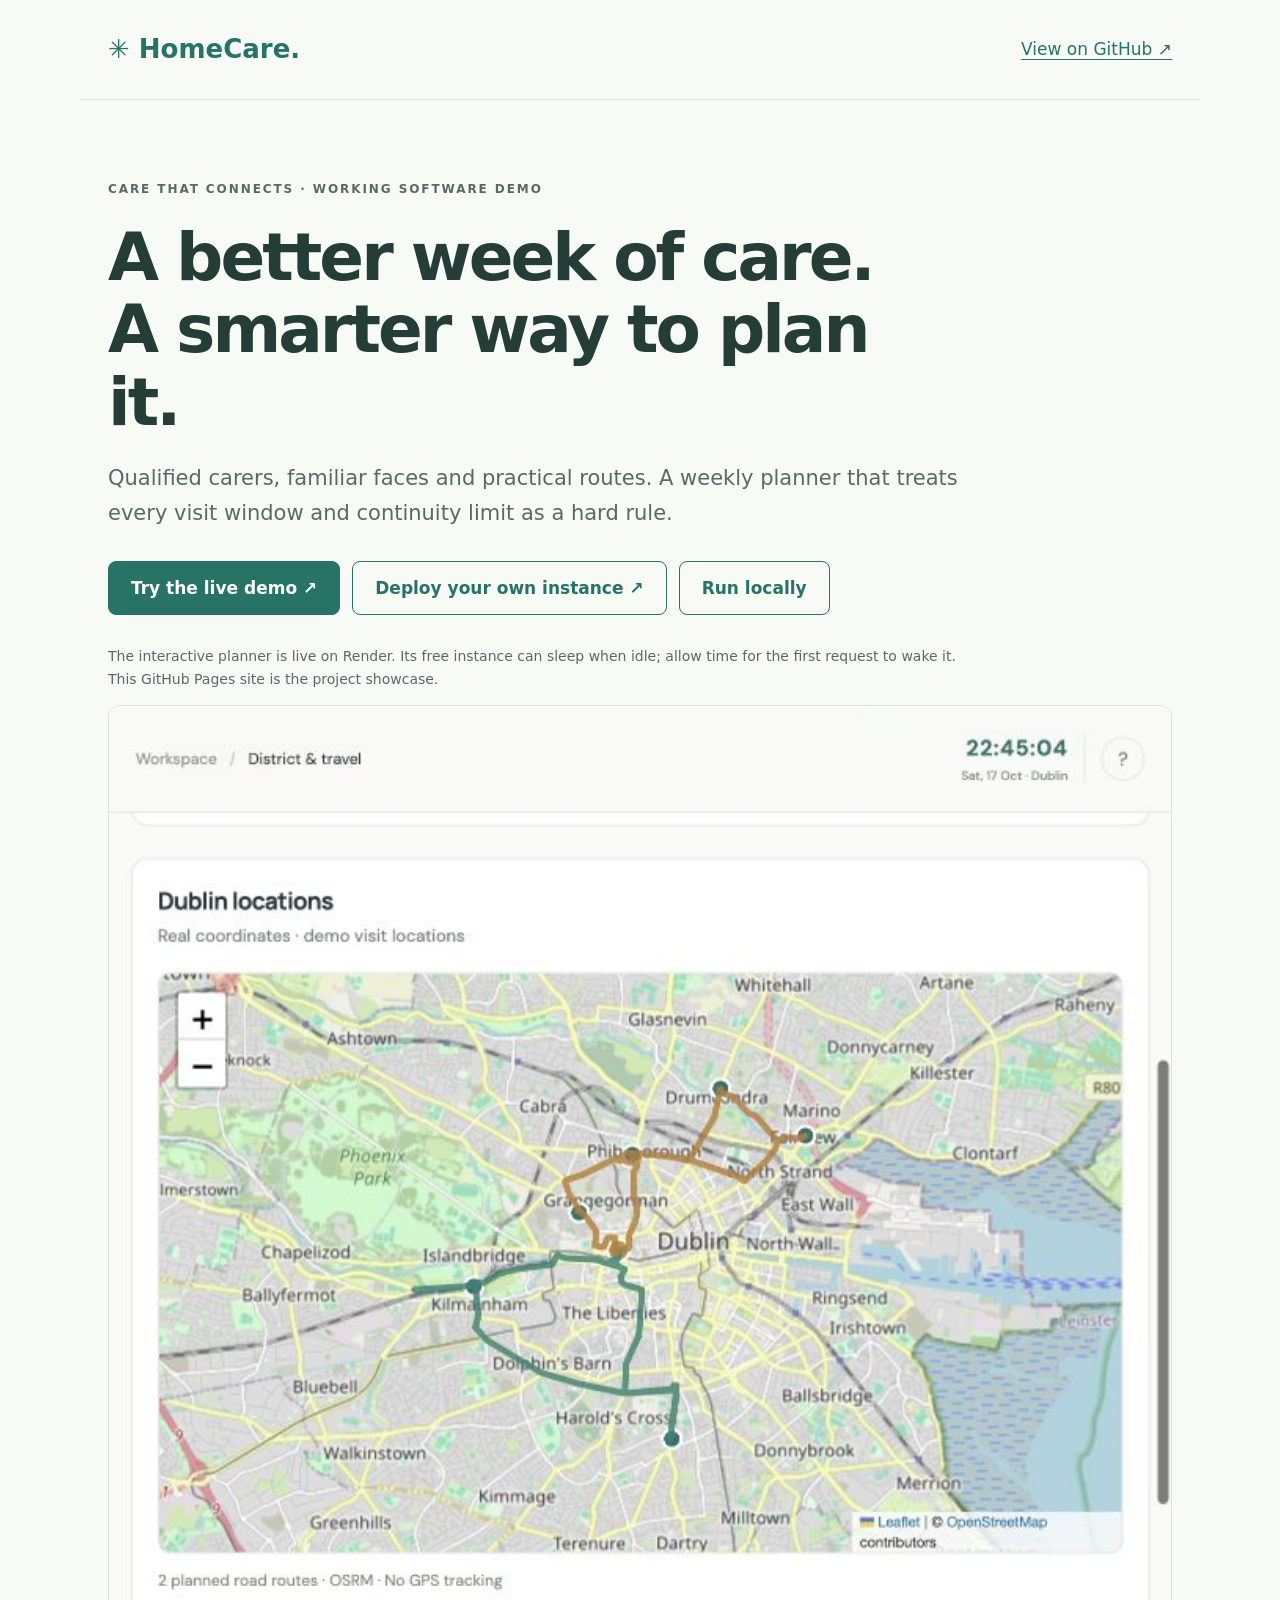
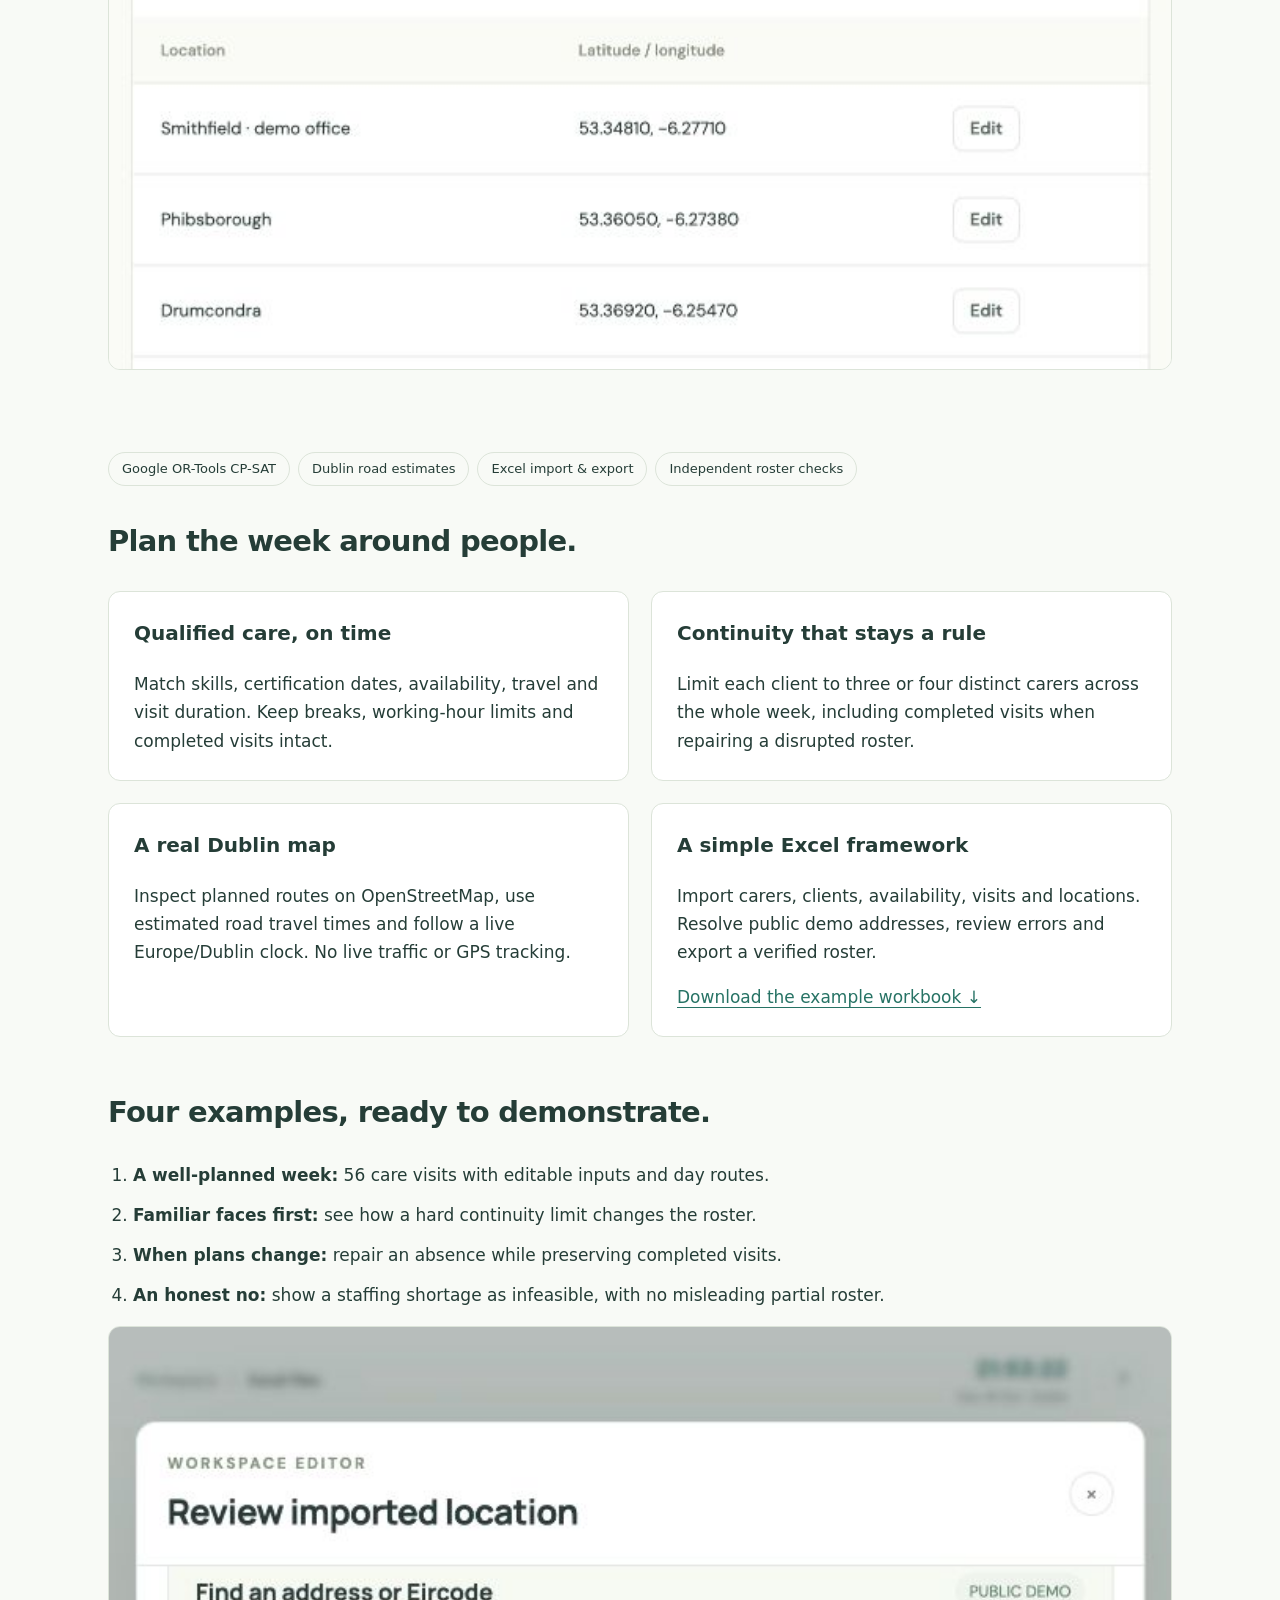
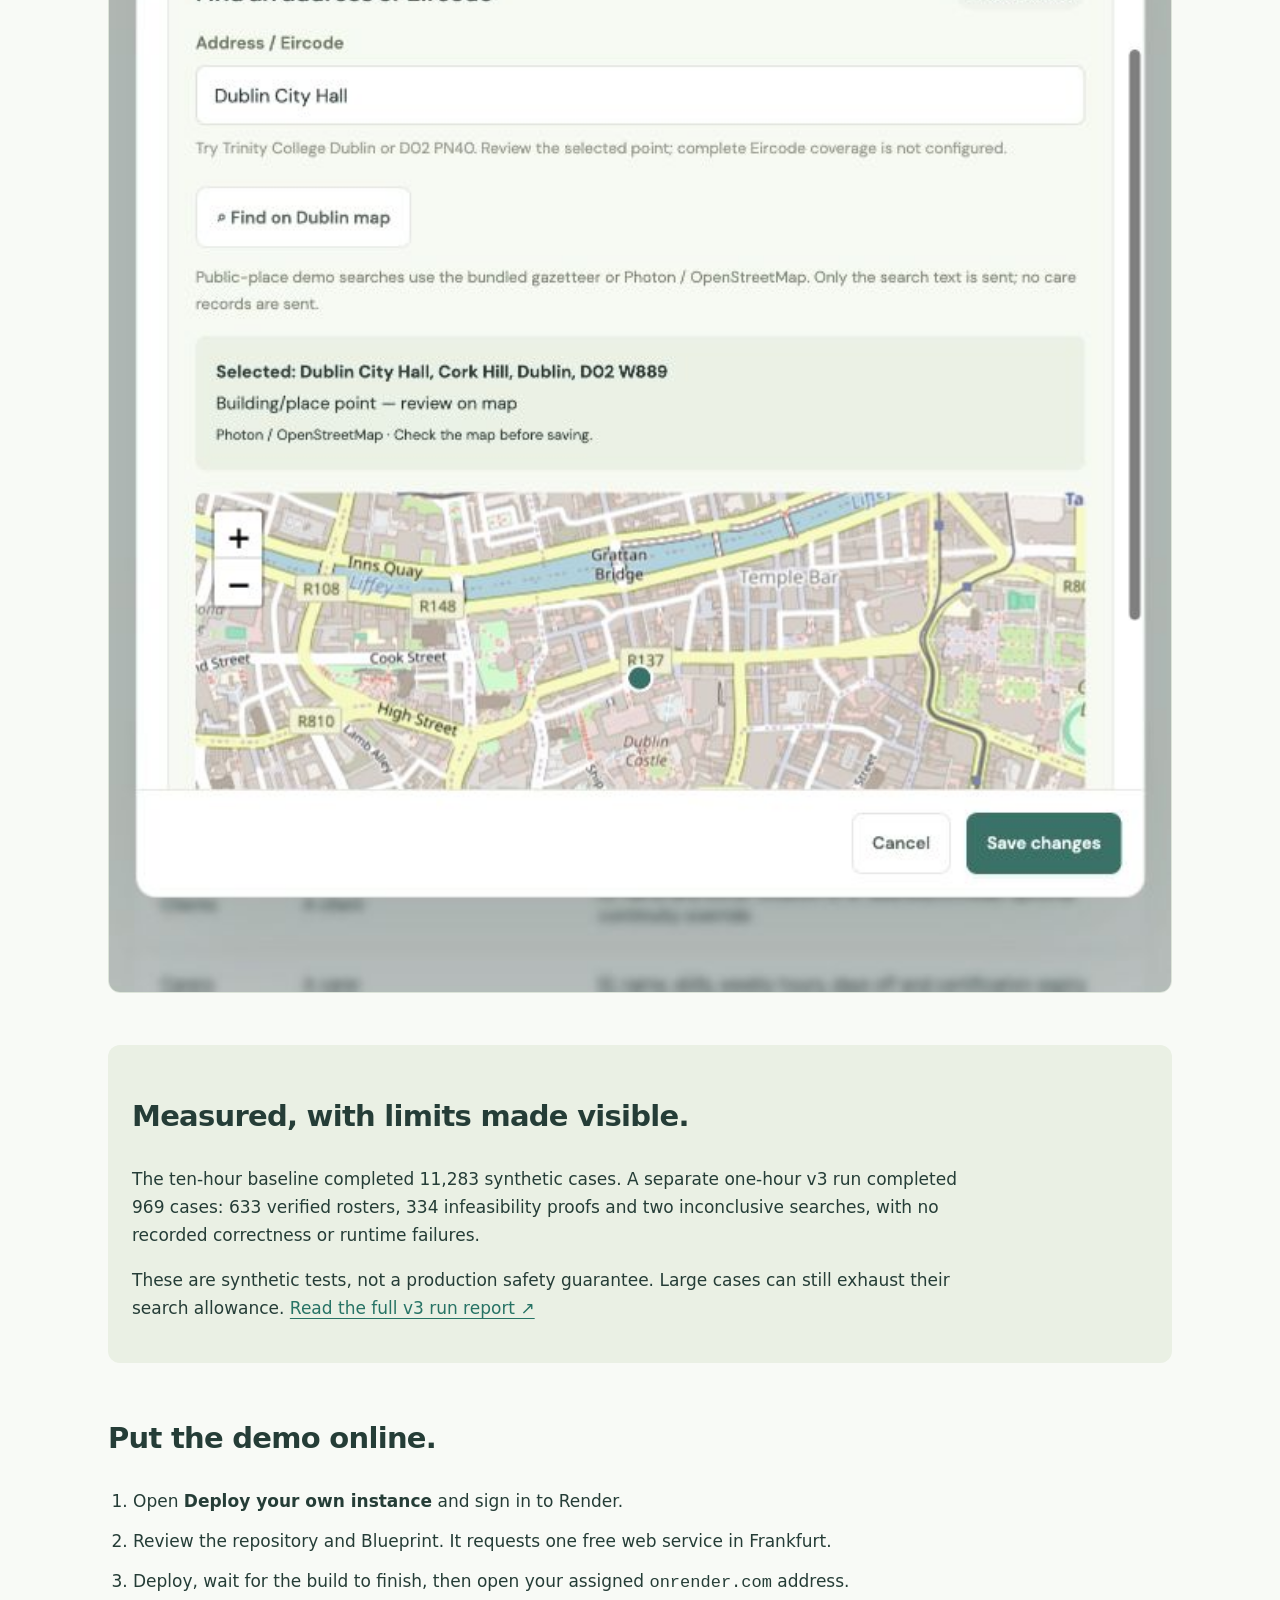
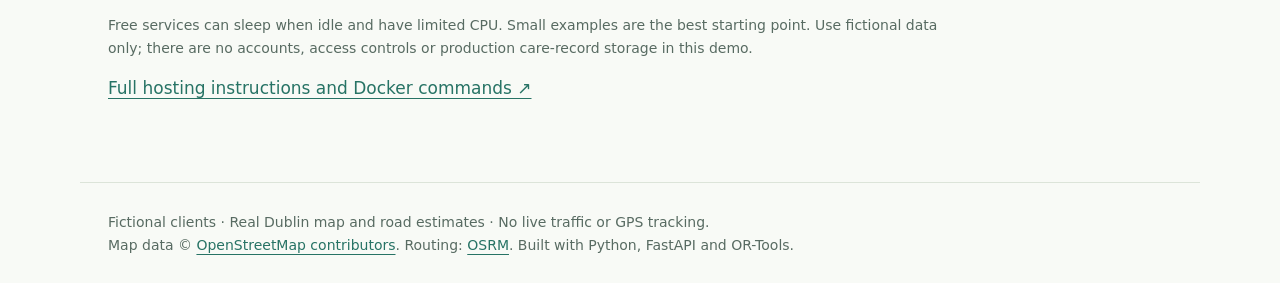
<file: docs/index.html>
<!doctype html>
<html lang="en">
<head>
  <meta charset="utf-8"><meta name="viewport" content="width=device-width, initial-scale=1">
  <title>HomeCare — scheduling demo</title>
  <meta name="description" content="A working homecare scheduling demo with OR-Tools, a Dublin map, continuity of care and Excel workflows.">
  <style>
    :root{color-scheme:light;--ink:#253d37;--muted:#586b62;--paper:#f8faf6;--green:#277365;--line:#dce4d9}*{box-sizing:border-box}body{margin:0;background:var(--paper);color:var(--ink);font:17px/1.65 system-ui,sans-serif}main,header,footer{max-width:1120px;margin:auto;padding:28px}header{display:flex;justify-content:space-between;align-items:center;border-bottom:1px solid var(--line)}a{color:var(--green);text-underline-offset:4px}a:focus-visible{outline:3px solid #ba7c24;outline-offset:4px}.brand{font-size:26px;font-weight:750;text-decoration:none}.eyebrow{text-transform:uppercase;letter-spacing:.16em;font-size:12px;font-weight:700;color:var(--muted)}h1{font-size:clamp(38px,6vw,66px);line-height:1.1;letter-spacing:-.045em;max-width:830px;margin:22px 0}h2{font-size:29px;letter-spacing:-.025em}h3{font-size:20px}p{max-width:850px}.lead{font-size:21px;color:var(--muted)}.buttons{display:flex;flex-wrap:wrap;gap:12px;margin:30px 0}.button{display:inline-block;border:1px solid var(--green);border-radius:8px;padding:12px 22px;text-decoration:none;font-weight:650}.primary{background:var(--green);color:white}.hero{padding:52px 0 30px}.note{font-size:14px;color:var(--muted)}.screenshot{width:100%;height:auto;border:1px solid var(--line);border-radius:12px;display:block;background:white}.grid{display:grid;grid-template-columns:repeat(2,minmax(0,1fr));gap:22px;margin:26px 0}.card{border:1px solid var(--line);border-radius:12px;padding:25px;background:white}.card h3{margin-top:0}.card p:last-child{margin-bottom:0}section{margin-bottom:52px}.steps{padding-left:25px}.steps li{margin:12px 0}.callout{background:#eaf0e4;border-radius:12px;padding:24px}.pill{display:inline-block;font-size:13px;border:1px solid var(--line);border-radius:30px;padding:5px 13px;margin:0 8px 8px 0}footer{border-top:1px solid var(--line);font-size:14px;color:var(--muted)}@media(max-width:650px){.grid{grid-template-columns:1fr}header,main,footer{padding:20px}header{gap:16px}.hero{padding-top:28px}}
  </style>
</head>
<body>
  <header><a class="brand" href="./">✳ HomeCare.</a><a href="https://github.com/BoredDuffa/homecare-demo">View on GitHub ↗</a></header>
  <main>
    <section class="hero">
      <div class="eyebrow">Care that connects · Working software demo</div>
      <h1>A better week of care.<br>A smarter way to plan it.</h1>
      <p class="lead">Qualified carers, familiar faces and practical routes. A weekly planner that treats every visit window and continuity limit as a hard rule.</p>
      <div class="buttons"><a class="button primary" href="https://homecare-demo.onrender.com/">Try the live demo ↗</a><a class="button" href="https://render.com/deploy?repo=https%3A%2F%2Fgithub.com%2FBoredDuffa%2Fhomecare-demo">Deploy your own instance ↗</a><a class="button" href="https://github.com/BoredDuffa/homecare-demo#run-locally">Run locally</a></div>
      <p class="note">The interactive planner is live on Render. Its free instance can sleep when idle; allow time for the first request to wake it. This GitHub Pages site is the project showcase.</p>
      <img class="screenshot" src="assets/dublin-demo.jpg" alt="HomeCare planner showing a weekly care roster, client continuity and real Dublin street map" width="1400" loading="eager">
    </section>
    <section>
      <span class="pill">Google OR-Tools CP-SAT</span><span class="pill">Dublin road estimates</span><span class="pill">Excel import &amp; export</span><span class="pill">Independent roster checks</span>
      <h2>Plan the week around people.</h2>
      <div class="grid">
        <article class="card"><h3>Qualified care, on time</h3><p>Match skills, certification dates, availability, travel and visit duration. Keep breaks, working-hour limits and completed visits intact.</p></article>
        <article class="card"><h3>Continuity that stays a rule</h3><p>Limit each client to three or four distinct carers across the whole week, including completed visits when repairing a disrupted roster.</p></article>
        <article class="card"><h3>A real Dublin map</h3><p>Inspect planned routes on OpenStreetMap, use estimated road travel times and follow a live Europe/Dublin clock. No live traffic or GPS tracking.</p></article>
        <article class="card"><h3>A simple Excel framework</h3><p>Import carers, clients, availability, visits and locations. Resolve public demo addresses, review errors and export a verified roster.</p><a href="assets/HomeCare-template.xlsx" download>Download the example workbook ↓</a></article>
      </div>
    </section>
    <section>
      <h2>Four examples, ready to demonstrate.</h2>
      <ol class="steps"><li><strong>A well-planned week:</strong> 56 care visits with editable inputs and day routes.</li><li><strong>Familiar faces first:</strong> see how a hard continuity limit changes the roster.</li><li><strong>When plans change:</strong> repair an absence while preserving completed visits.</li><li><strong>An honest no:</strong> show a staffing shortage as infeasible, with no misleading partial roster.</li></ol>
      <img class="screenshot" src="assets/address-excel-demo.jpg" alt="HomeCare Excel workflow with the six-sheet framework and address-resolution guidance" loading="lazy" width="1400">
    </section>
    <section class="callout">
      <h2>Measured, with limits made visible.</h2>
      <p>The ten-hour baseline completed 11,283 synthetic cases. A separate one-hour v3 run completed 969 cases: 633 verified rosters, 334 infeasibility proofs and two inconclusive searches, with no recorded correctness or runtime failures.</p>
      <p>These are synthetic tests, not a production safety guarantee. Large cases can still exhaust their search allowance. <a href="https://github.com/BoredDuffa/homecare-demo/blob/main/reports/v3-1h.md">Read the full v3 run report ↗</a></p>
    </section>
    <section>
      <h2>Put the demo online.</h2>
      <ol class="steps"><li>Open <strong>Deploy your own instance</strong> and sign in to Render.</li><li>Review the repository and Blueprint. It requests one free web service in Frankfurt.</li><li>Deploy, wait for the build to finish, then open your assigned <code>onrender.com</code> address.</li></ol>
      <p class="note">Free services can sleep when idle and have limited CPU. Small examples are the best starting point. Use fictional data only; there are no accounts, access controls or production care-record storage in this demo.</p>
      <a href="https://github.com/BoredDuffa/homecare-demo/blob/main/DEPLOYMENT.md">Full hosting instructions and Docker commands ↗</a>
    </section>
  </main>
  <footer>Fictional clients · Real Dublin map and road estimates · No live traffic or GPS tracking.<br>Map data © <a href="https://www.openstreetmap.org/copyright">OpenStreetMap contributors</a>. Routing: <a href="https://project-osrm.org/">OSRM</a>. Built with Python, FastAPI and OR-Tools.</footer>
</body>
</html>
</file>
